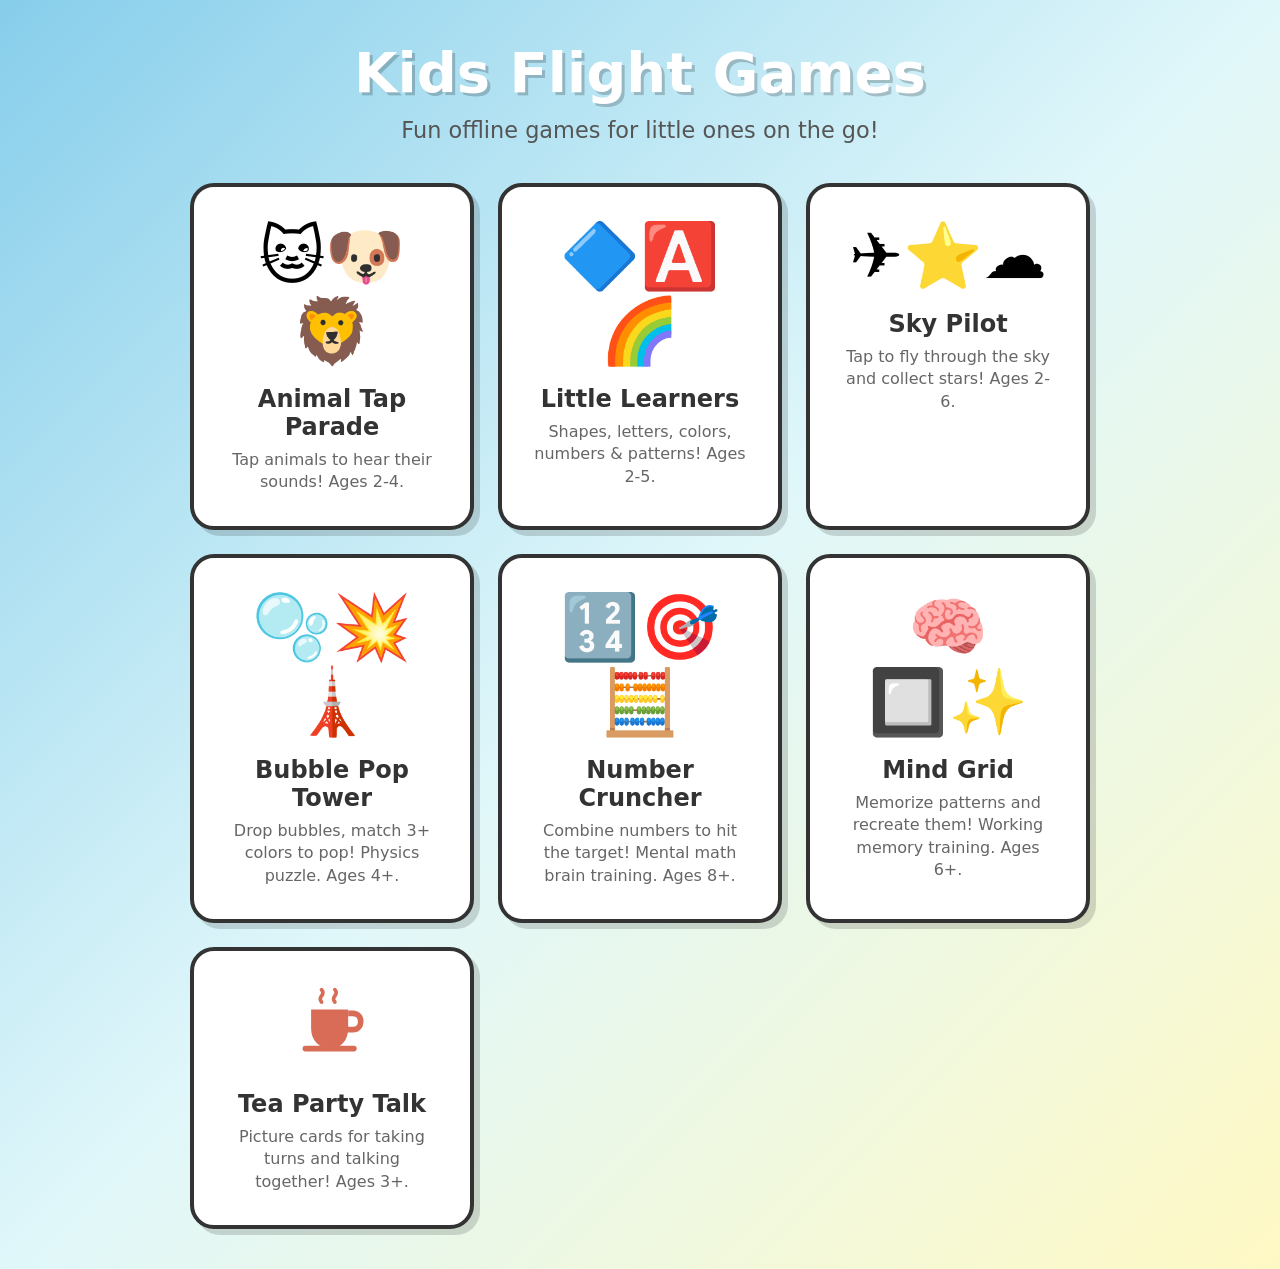
<file: index.html>
<!DOCTYPE html>
<html lang="en">
<head>
  <meta charset="UTF-8">
  <meta name="viewport" content="width=device-width, initial-scale=1.0">
  <meta name="theme-color" content="#87CEEB">
  <meta name="apple-mobile-web-app-capable" content="yes">
  <title>Kids Flight Games</title>
  <link rel="manifest" href="manifest.webmanifest">
  <style>
    * { margin: 0; padding: 0; box-sizing: border-box; }
    body {
      font-family: 'Arial Rounded MT Bold', 'Nunito', system-ui, sans-serif;
      background: linear-gradient(135deg, #87CEEB 0%, #E0F7FA 50%, #FFF9C4 100%);
      min-height: 100vh;
      display: flex;
      flex-direction: column;
      align-items: center;
      padding: 40px 20px;
    }
    h1 {
      font-size: clamp(2rem, 6vw, 3.5rem);
      color: #fff;
      text-shadow: 3px 3px 0px rgba(0,0,0,0.2);
      margin-bottom: 12px;
    }
    .subtitle {
      font-size: clamp(1rem, 3vw, 1.4rem);
      color: #555;
      margin-bottom: 40px;
    }
    .games-grid {
      display: grid;
      grid-template-columns: repeat(auto-fit, minmax(280px, 1fr));
      gap: 24px;
      max-width: 900px;
      width: 100%;
    }
    .game-card {
      background: #fff;
      border-radius: 24px;
      border: 4px solid #333;
      box-shadow: 6px 6px 0px rgba(0,0,0,0.15);
      padding: 32px;
      text-align: center;
      text-decoration: none;
      color: inherit;
      transition: transform 0.15s;
    }
    .game-card:hover { transform: translateY(-4px); }
    .game-card:active { transform: scale(0.97); }
    .game-emoji { font-size: 4rem; margin-bottom: 16px; }
    .game-title {
      font-size: 1.5rem;
      font-weight: bold;
      color: #333;
      margin-bottom: 8px;
    }
    .game-desc {
      font-size: 1rem;
      color: #666;
      line-height: 1.4;
    }
  </style>
</head>
<body>
  <h1>Kids Flight Games</h1>
  <p class="subtitle">Fun offline games for little ones on the go!</p>
  <div class="games-grid">
    <a class="game-card" href="animal-tap-parade/">
      <div class="game-emoji">🐱🐶🦁</div>
      <div class="game-title">Animal Tap Parade</div>
      <div class="game-desc">Tap animals to hear their sounds! Ages 2-4.</div>
    </a>
    <a class="game-card" href="little-learners/">
      <div class="game-emoji">🔷🅰️🌈</div>
      <div class="game-title">Little Learners</div>
      <div class="game-desc">Shapes, letters, colors, numbers & patterns! Ages 2-5.</div>
    </a>
    <a class="game-card" href="sky-pilot/">
      <div class="game-emoji">✈️⭐☁️</div>
      <div class="game-title">Sky Pilot</div>
      <div class="game-desc">Tap to fly through the sky and collect stars! Ages 2-6.</div>
    </a>
    <a class="game-card" href="bubble-pop-tower/">
      <div class="game-emoji">🫧💥🗼</div>
      <div class="game-title">Bubble Pop Tower</div>
      <div class="game-desc">Drop bubbles, match 3+ colors to pop! Physics puzzle. Ages 4+.</div>
    </a>
    <a class="game-card" href="number-cruncher/">
      <div class="game-emoji">🔢🎯🧮</div>
      <div class="game-title">Number Cruncher</div>
      <div class="game-desc">Combine numbers to hit the target! Mental math brain training. Ages 8+.</div>
    </a>
    <a class="game-card" href="mind-grid/">
      <div class="game-emoji">🧠🔲✨</div>
      <div class="game-title">Mind Grid</div>
      <div class="game-desc">Memorize patterns and recreate them! Working memory training. Ages 6+.</div>
    </a>
    <a class="game-card" href="tea-party-talk/">
      <div class="game-emoji" aria-hidden="true"><svg style="width:76px;height:76px" viewBox="0 0 80 80"><path d="M18 28h39v20c0 13-8 21-19 21s-20-8-20-21V28Z" fill="#D96C57"/><path d="M57 32h5c11 0 11 17 0 17h-6" fill="none" stroke="#D96C57" stroke-width="6"/><path d="M12 69h51" stroke="#D96C57" stroke-width="6" stroke-linecap="round"/><path d="M29 20c-5-6 5-7 0-13M43 20c-5-6 5-7 0-13" fill="none" stroke="#D96C57" stroke-width="4" stroke-linecap="round"/></svg></div>
      <div class="game-title">Tea Party Talk</div>
      <div class="game-desc">Picture cards for taking turns and talking together! Ages 3+.</div>
    </a>
  </div>
  <script>
    if ('serviceWorker' in navigator) {
      navigator.serviceWorker.register('./service-worker.js')
        .catch(e => console.log('SW failed', e));
    }
  </script>
</body>
</html>
</file>
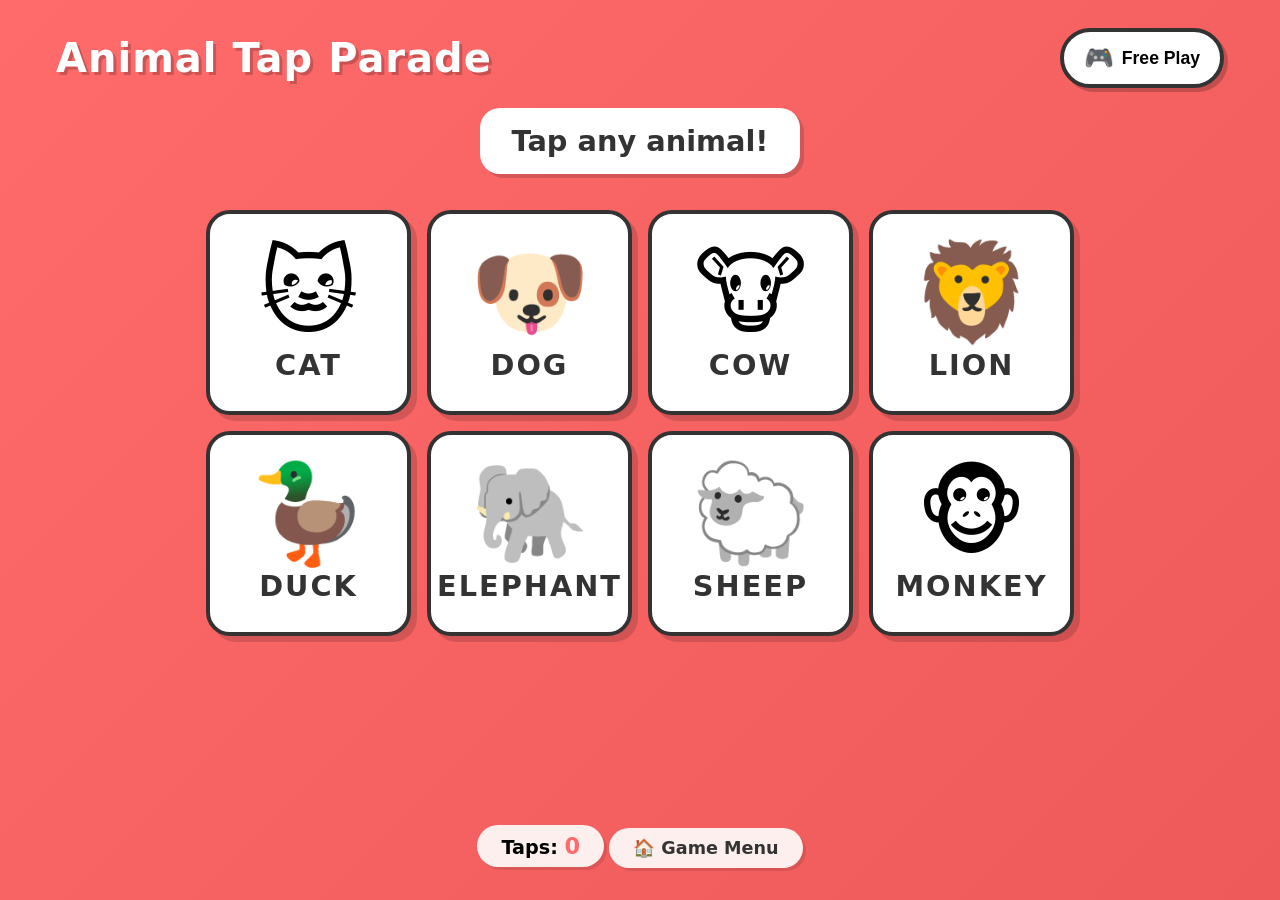
<file: animal-tap-parade/index.html>
<!DOCTYPE html>
<html lang="en">
<head>
  <meta charset="UTF-8">
  <meta name="viewport" content="width=device-width, initial-scale=1.0, user-scalable=no">
  <meta name="theme-color" content="#FFD93D">
  <meta name="apple-mobile-web-app-capable" content="yes">
  <meta name="apple-mobile-web-app-status-bar-style" content="black-translucent">
  <title>Animal Tap Parade</title>
  <link rel="manifest" href="manifest.webmanifest">
  <link rel="apple-touch-icon" href="assets/icons/icon-192.png">
  <link rel="stylesheet" href="styles.css">
</head>
<body>
  <div class="app-container">
    <header class="header">
      <h1 class="title">Animal Tap Parade</h1>
      <button class="mode-btn" id="modeBtn" aria-label="Change game mode">
        <span class="mode-icon">🎮</span>
        <span class="mode-label">Free Play</span>
      </button>
    </header>

    <main class="main-content">
      <div class="prompt-area" id="promptArea" aria-live="polite">
        <p class="prompt-text" id="promptText">Tap any animal!</p>
      </div>

      <div class="animal-grid" id="animalGrid">
      </div>
    </main>

    <footer class="footer">
      <div class="stats">
        <span class="stat">Taps: <span id="tapCount">0</span></span>
      </div>
      <a class="menu-link" href="../">🏠 Game Menu</a>
    </footer>
  </div>

  <div class="overlay" id="overlay">
    <div class="overlay-content">
      <h2 id="overlayTitle">Great Job!</h2>
      <p id="overlayMessage">You found the cat!</p>
      <button class="overlay-btn" id="overlayBtn">Keep Playing!</button>
    </div>
  </div>

  <div class="confetti-container" id="confettiContainer"></div>

  <script src="app.js"></script>
</body>
</html>
</file>
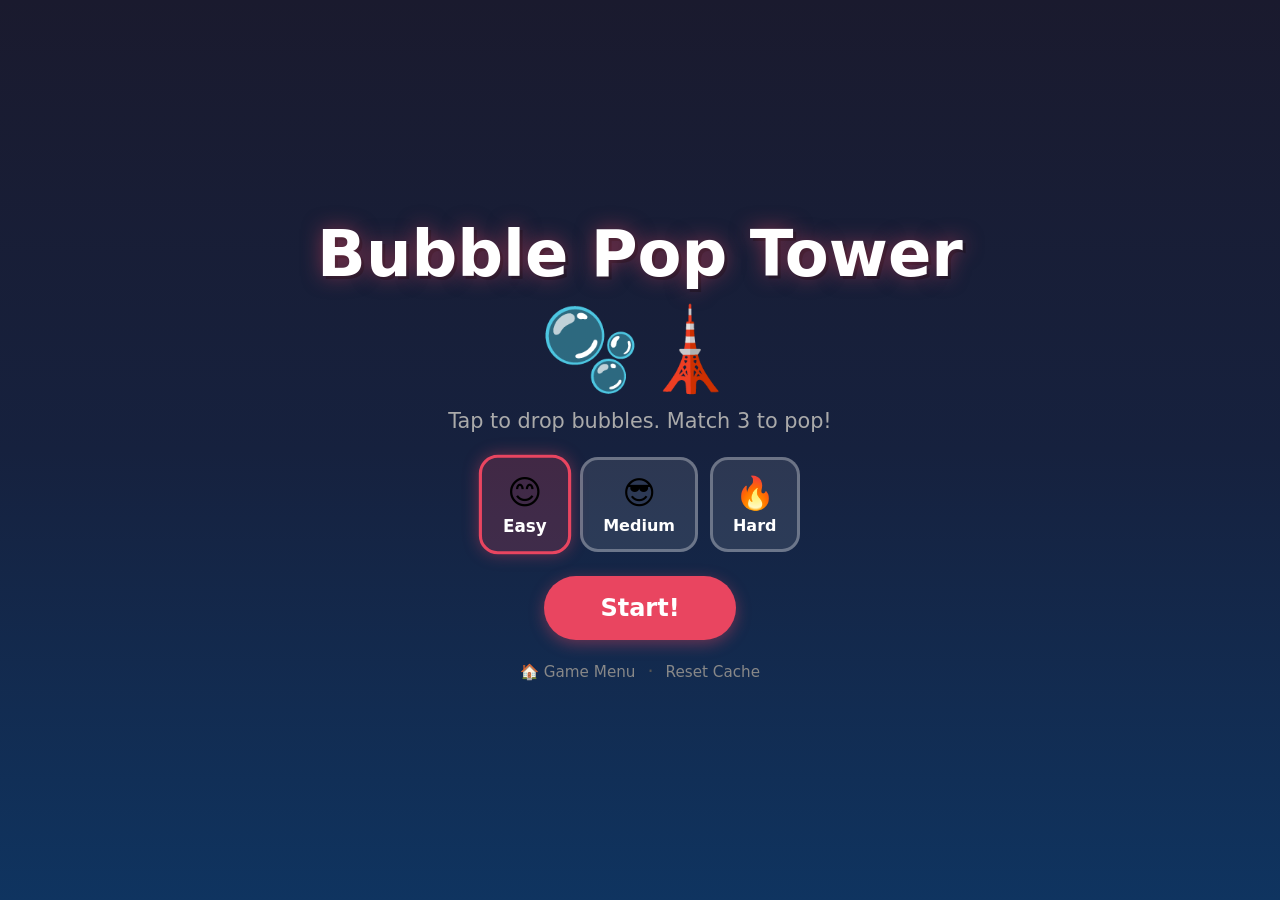
<file: bubble-pop-tower/index.html>
<!DOCTYPE html>
<html lang="en">
<head>
  <meta charset="UTF-8">
  <meta name="viewport" content="width=device-width, initial-scale=1.0, user-scalable=no">
  <meta name="theme-color" content="#1a1a2e">
  <meta name="apple-mobile-web-app-capable" content="yes">
  <meta name="apple-mobile-web-app-status-bar-style" content="black-translucent">
  <title>Bubble Pop Tower</title>
  <link rel="manifest" href="manifest.webmanifest">
  <link rel="stylesheet" href="styles.css">
</head>
<body>
  <!-- START SCREEN -->
  <div class="screen active" id="startScreen">
    <div class="start-content">
      <h1 class="start-title">Bubble Pop Tower</h1>
      <div class="start-emoji">🫧🗼</div>
      <p class="start-hint">Tap to drop bubbles. Match 3 to pop!</p>
      <div class="difficulty-picker">
        <button class="diff-btn selected" data-diff="easy">
          <span class="diff-icon">😊</span>
          <span class="diff-label">Easy</span>
        </button>
        <button class="diff-btn" data-diff="medium">
          <span class="diff-icon">😎</span>
          <span class="diff-label">Medium</span>
        </button>
        <button class="diff-btn" data-diff="hard">
          <span class="diff-icon">🔥</span>
          <span class="diff-label">Hard</span>
        </button>
      </div>
      <button class="start-btn" id="startBtn">Start!</button>
      <div class="bottom-links">
        <a class="menu-link" href="../">🏠 Game Menu</a>
        <span class="link-dot">·</span>
        <a class="menu-link" href="#" onclick="navigator.serviceWorker.getRegistrations().then(r=>r.forEach(sw=>sw.unregister())).then(()=>location.reload());return false">Reset Cache</a>
      </div>
    </div>
  </div>

  <!-- GAME SCREEN -->
  <div class="screen" id="gameScreen">
    <canvas id="gameCanvas"></canvas>
    <div class="hud">
      <div class="hud-item" id="hudScore">Score: 0</div>
      <div class="hud-item" id="hudCombo"></div>
    </div>
    <div class="next-bubble" id="nextBubble"></div>
    <button class="pause-btn" id="pauseBtn">⏸️</button>
  </div>

  <!-- PAUSE OVERLAY -->
  <div class="overlay" id="pauseOverlay">
    <div class="overlay-content">
      <h2>Paused</h2>
      <button class="overlay-btn" id="resumeBtn">▶️ Resume</button>
      <button class="overlay-btn secondary" id="homeBtn">🏠 Home</button>
    </div>
  </div>

  <!-- GAME OVER OVERLAY -->
  <div class="overlay" id="gameOverOverlay">
    <div class="overlay-content">
      <h2 id="goTitle">Game Over!</h2>
      <div class="go-stats">
        <p class="go-stat">🏆 Score: <span id="goScore">0</span></p>
        <p class="go-stat">💥 Best Combo: <span id="goCombo">0</span>x</p>
        <p class="go-stat">🫧 Popped: <span id="goPopped">0</span></p>
      </div>
      <button class="overlay-btn" id="retryBtn">🔄 Play Again!</button>
      <button class="overlay-btn secondary" id="goHomeBtn">🏠 Home</button>
    </div>
  </div>

  <script src="matter.min.js"></script>
  <script src="app.js"></script>
</body>
</html>
</file>
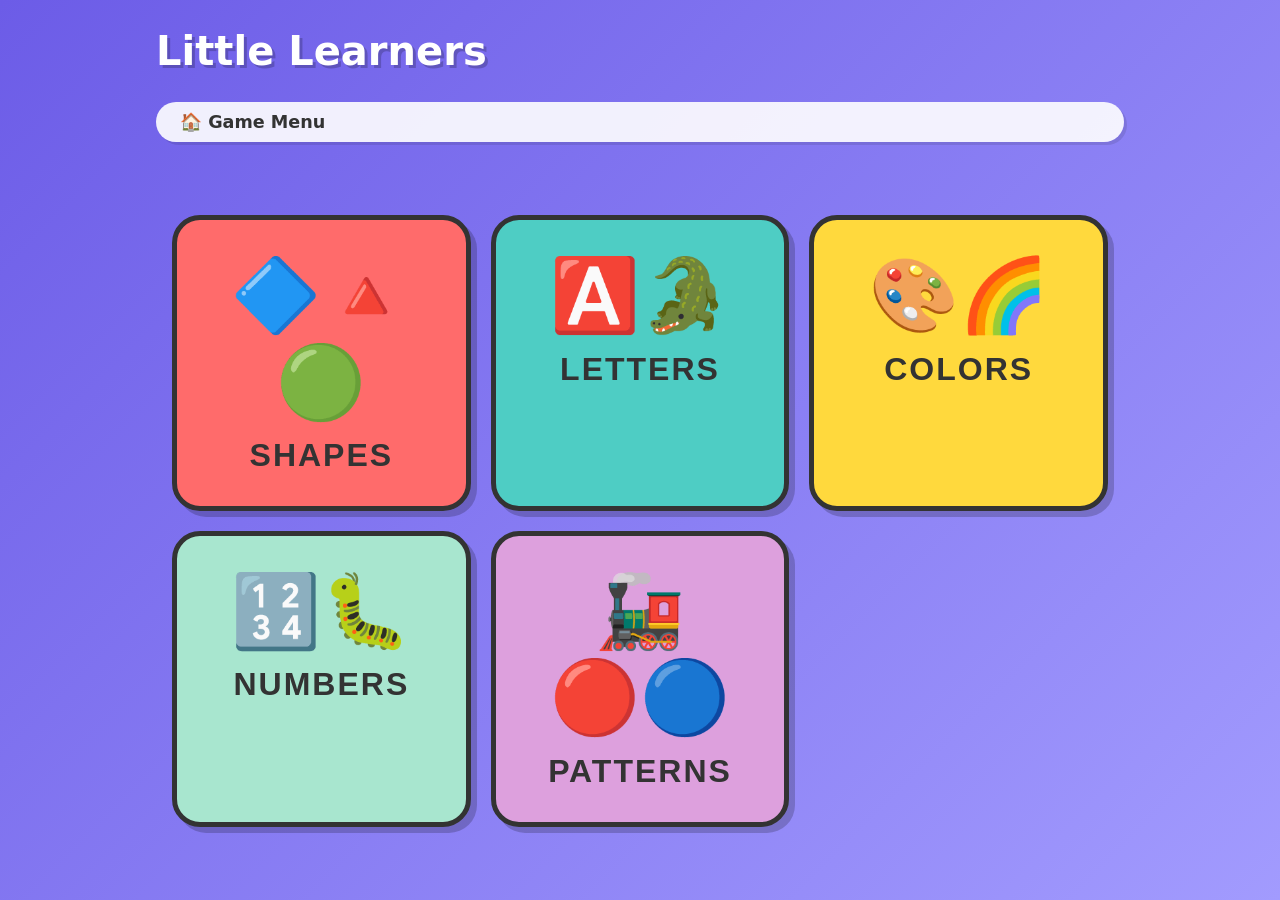
<file: little-learners/index.html>
<!DOCTYPE html>
<html lang="en">
<head>
  <meta charset="UTF-8">
  <meta name="viewport" content="width=device-width, initial-scale=1.0, user-scalable=no">
  <meta name="theme-color" content="#6C5CE7">
  <meta name="apple-mobile-web-app-capable" content="yes">
  <meta name="apple-mobile-web-app-status-bar-style" content="black-translucent">
  <title>Little Learners</title>
  <link rel="manifest" href="manifest.webmanifest">
  <link rel="stylesheet" href="styles.css">
</head>
<body>
  <div class="app-container">
    <!-- HOME SCREEN -->
    <div class="screen active" id="homeScreen">
      <header class="header">
        <h1 class="title">Little Learners</h1>
      </header>
      <a class="menu-link" href="../">🏠 Game Menu</a>
      <div class="worlds-grid">
        <button class="world-card" data-world="shapes" style="--card-color: #FF6B6B;">
          <div class="world-emoji">🔷🔺🟢</div>
          <div class="world-name">Shapes</div>
        </button>
        <button class="world-card" data-world="letters" style="--card-color: #4ECDC4;">
          <div class="world-emoji">🅰️🐊</div>
          <div class="world-name">Letters</div>
        </button>
        <button class="world-card" data-world="colors" style="--card-color: #FFD93D;">
          <div class="world-emoji">🎨🌈</div>
          <div class="world-name">Colors</div>
        </button>
        <button class="world-card" data-world="numbers" style="--card-color: #A8E6CF;">
          <div class="world-emoji">🔢🐛</div>
          <div class="world-name">Numbers</div>
        </button>
        <button class="world-card" data-world="patterns" style="--card-color: #DDA0DD;">
          <div class="world-emoji">🚂🔴🔵</div>
          <div class="world-name">Patterns</div>
        </button>
      </div>
    </div>

    <!-- GAME SCREEN -->
    <div class="screen" id="gameScreen">
      <header class="header">
        <button class="back-btn" id="backBtn">⬅️</button>
        <h2 class="title" id="gameTitle">Shapes</h2>
        <div class="stars" id="starsDisplay">⭐ 0</div>
      </header>
      <div class="prompt-area">
        <p class="prompt-text" id="promptText"></p>
      </div>
      <div class="game-area" id="gameArea"></div>
    </div>
  </div>

  <div class="confetti-container" id="confettiContainer"></div>
  <div class="celebration-overlay" id="celebrationOverlay">
    <div class="celebration-content">
      <div class="celebration-emoji" id="celebrationEmoji">⭐</div>
      <div class="celebration-text" id="celebrationText">Great Job!</div>
    </div>
  </div>

  <script src="app.js"></script>
</body>
</html>
</file>
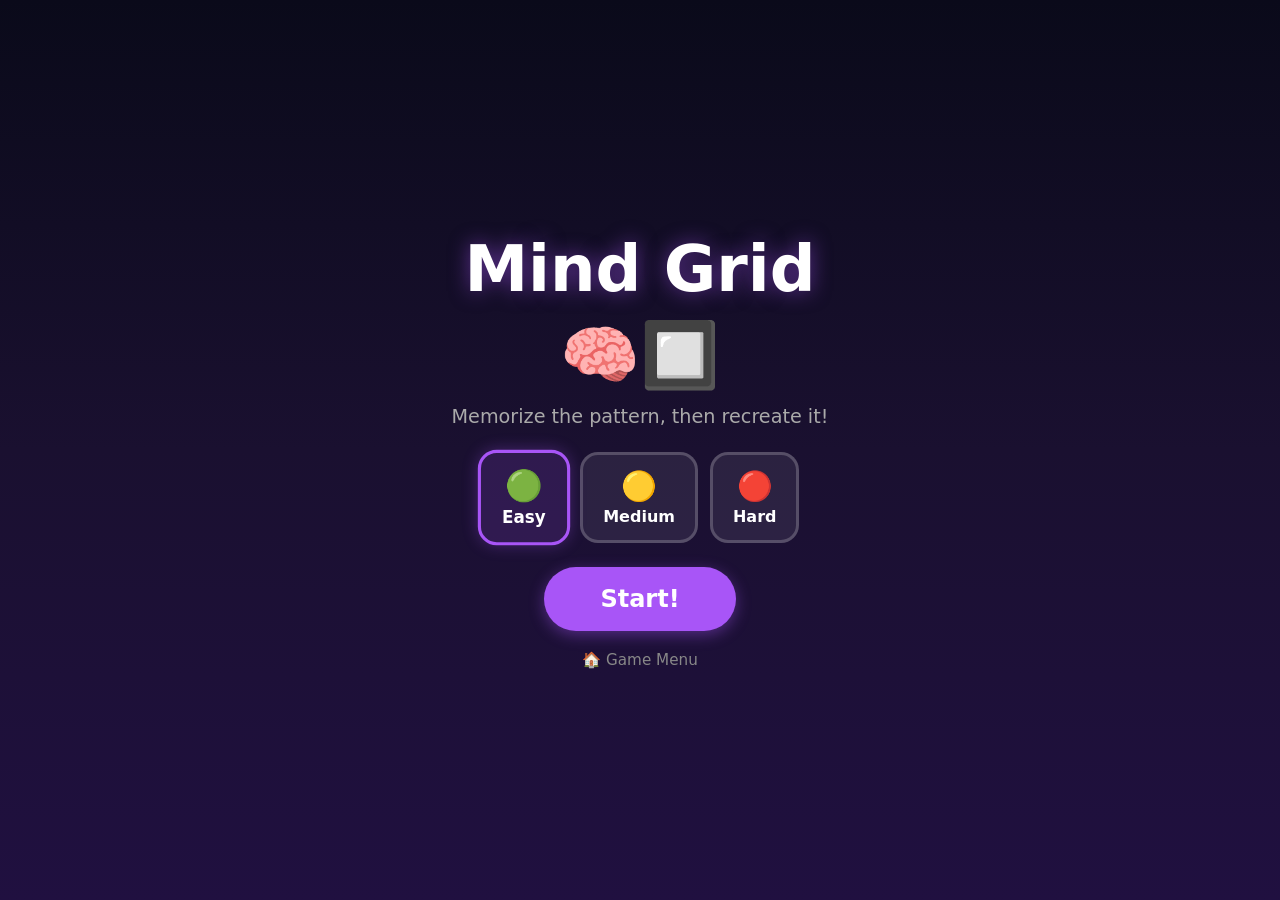
<file: mind-grid/index.html>
<!DOCTYPE html>
<html lang="en">
<head>
  <meta charset="UTF-8">
  <meta name="viewport" content="width=device-width, initial-scale=1.0, user-scalable=no">
  <meta name="theme-color" content="#0a0a1a">
  <meta name="apple-mobile-web-app-capable" content="yes">
  <meta name="apple-mobile-web-app-status-bar-style" content="black-translucent">
  <title>Mind Grid</title>
  <link rel="manifest" href="manifest.webmanifest">
  <link rel="stylesheet" href="styles.css">
</head>
<body>
  <!-- START SCREEN -->
  <div class="screen active" id="startScreen">
    <div class="start-content">
      <h1 class="start-title">Mind Grid</h1>
      <div class="start-emoji">🧠🔲</div>
      <p class="start-hint">Memorize the pattern, then recreate it!</p>
      <div class="difficulty-picker">
        <button class="diff-btn selected" data-diff="easy">
          <span class="diff-icon">🟢</span>
          <span class="diff-label">Easy</span>
        </button>
        <button class="diff-btn" data-diff="medium">
          <span class="diff-icon">🟡</span>
          <span class="diff-label">Medium</span>
        </button>
        <button class="diff-btn" data-diff="hard">
          <span class="diff-icon">🔴</span>
          <span class="diff-label">Hard</span>
        </button>
      </div>
      <button class="start-btn" id="startBtn">Start!</button>
      <div class="bottom-links">
        <a class="menu-link" href="../">🏠 Game Menu</a>
      </div>
    </div>
  </div>

  <!-- GAME SCREEN -->
  <div class="screen" id="gameScreen">
    <div class="game-header">
      <div class="hud-item" id="hudScore">Score: 0</div>
      <div class="hud-item" id="hudLevel">Level 1</div>
      <div class="hud-item" id="hudLives">❤️❤️❤️</div>
      <button class="pause-btn" id="pauseBtn">⏸️</button>
    </div>

    <div class="phase-label" id="phaseLabel">Memorize!</div>

    <div class="grid-container" id="gridContainer"></div>

    <div class="game-footer">
      <button class="action-btn" id="submitGuess" style="display:none">✓ Check</button>
    </div>
  </div>

  <!-- PAUSE OVERLAY -->
  <div class="overlay" id="pauseOverlay">
    <div class="overlay-content">
      <h2>Paused</h2>
      <button class="overlay-btn" id="resumeBtn">▶️ Resume</button>
      <button class="overlay-btn secondary" id="homeBtn">🏠 Home</button>
    </div>
  </div>

  <!-- GAME OVER OVERLAY -->
  <div class="overlay" id="gameOverOverlay">
    <div class="overlay-content">
      <h2 id="goTitle">Game Over!</h2>
      <div class="go-stats">
        <p class="go-stat">🏆 Score: <span id="goScore">0</span></p>
        <p class="go-stat">📈 Level Reached: <span id="goLevel">0</span></p>
        <p class="go-stat">🎯 Perfect Rounds: <span id="goPerfect">0</span></p>
      </div>
      <button class="overlay-btn" id="retryBtn">🔄 Play Again!</button>
      <button class="overlay-btn secondary" id="goHomeBtn">🏠 Home</button>
    </div>
  </div>

  <script src="app.js"></script>
</body>
</html>
</file>
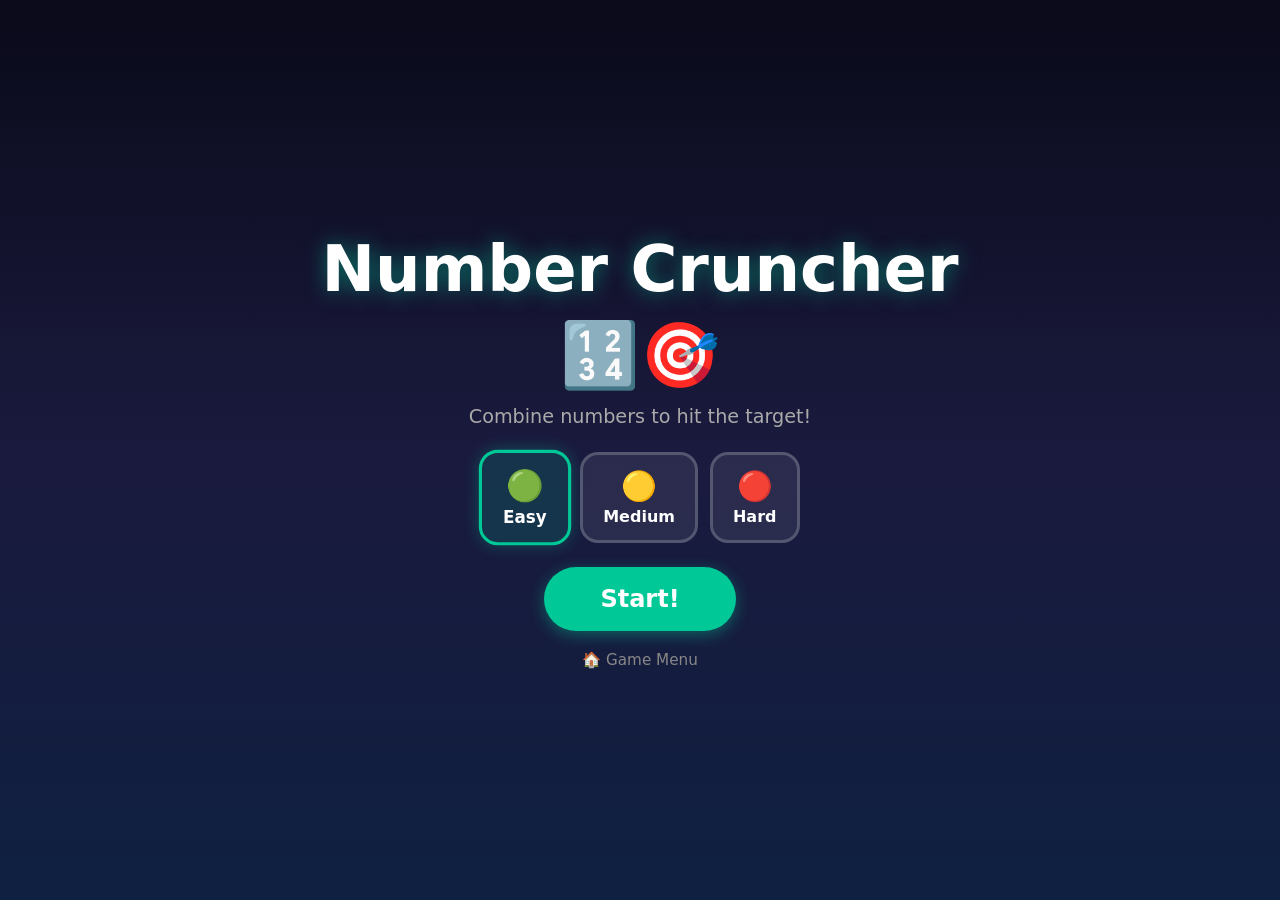
<file: number-cruncher/index.html>
<!DOCTYPE html>
<html lang="en">
<head>
  <meta charset="UTF-8">
  <meta name="viewport" content="width=device-width, initial-scale=1.0, user-scalable=no">
  <meta name="theme-color" content="#0a0a1a">
  <meta name="apple-mobile-web-app-capable" content="yes">
  <meta name="apple-mobile-web-app-status-bar-style" content="black-translucent">
  <title>Number Cruncher</title>
  <link rel="manifest" href="manifest.webmanifest">
  <link rel="stylesheet" href="styles.css">
</head>
<body>
  <!-- START SCREEN -->
  <div class="screen active" id="startScreen">
    <div class="start-content">
      <h1 class="start-title">Number Cruncher</h1>
      <div class="start-emoji">🔢🎯</div>
      <p class="start-hint">Combine numbers to hit the target!</p>
      <div class="difficulty-picker">
        <button class="diff-btn selected" data-diff="easy">
          <span class="diff-icon">🟢</span>
          <span class="diff-label">Easy</span>
        </button>
        <button class="diff-btn" data-diff="medium">
          <span class="diff-icon">🟡</span>
          <span class="diff-label">Medium</span>
        </button>
        <button class="diff-btn" data-diff="hard">
          <span class="diff-icon">🔴</span>
          <span class="diff-label">Hard</span>
        </button>
      </div>
      <button class="start-btn" id="startBtn">Start!</button>
      <div class="bottom-links">
        <a class="menu-link" href="../">🏠 Game Menu</a>
      </div>
    </div>
  </div>

  <!-- GAME SCREEN -->
  <div class="screen" id="gameScreen">
    <div class="game-header">
      <div class="hud-left">
        <div class="hud-item" id="hudScore">Score: 0</div>
        <div class="hud-item" id="hudRound">Round 1</div>
      </div>
      <div class="hud-right">
        <div class="timer-bar"><div class="timer-fill" id="timerFill"></div></div>
        <button class="pause-btn" id="pauseBtn">⏸️</button>
      </div>
    </div>

    <div class="target-area">
      <div class="target-label">TARGET</div>
      <div class="target-number" id="targetNumber">24</div>
    </div>

    <div class="expression-area" id="expressionArea">
      <div class="expression" id="expression">&nbsp;</div>
      <div class="result-preview" id="resultPreview"></div>
    </div>

    <div class="numbers-area" id="numbersArea"></div>

    <div class="ops-area">
      <button class="op-btn" data-op="+">+</button>
      <button class="op-btn" data-op="-">−</button>
      <button class="op-btn" data-op="*">×</button>
      <button class="op-btn" data-op="/">÷</button>
    </div>

    <div class="action-area">
      <button class="action-btn" id="undoBtn">↩ Undo</button>
      <button class="action-btn" id="clearBtn">🗑 Clear</button>
      <button class="action-btn submit-btn" id="submitBtn">✓ Submit</button>
    </div>
  </div>

  <!-- PAUSE OVERLAY -->
  <div class="overlay" id="pauseOverlay">
    <div class="overlay-content">
      <h2>Paused</h2>
      <button class="overlay-btn" id="resumeBtn">▶️ Resume</button>
      <button class="overlay-btn secondary" id="homeBtn">🏠 Home</button>
    </div>
  </div>

  <!-- ROUND RESULT OVERLAY -->
  <div class="overlay" id="resultOverlay">
    <div class="overlay-content">
      <h2 id="resultTitle">Nice!</h2>
      <p class="result-detail" id="resultDetail"></p>
      <button class="overlay-btn" id="nextRoundBtn">Next Round →</button>
    </div>
  </div>

  <!-- GAME OVER OVERLAY -->
  <div class="overlay" id="gameOverOverlay">
    <div class="overlay-content">
      <h2 id="goTitle">Game Over!</h2>
      <div class="go-stats">
        <p class="go-stat">🏆 Score: <span id="goScore">0</span></p>
        <p class="go-stat">🎯 Rounds: <span id="goRounds">0</span></p>
        <p class="go-stat">✅ Perfect: <span id="goPerfect">0</span></p>
      </div>
      <button class="overlay-btn" id="retryBtn">🔄 Play Again!</button>
      <button class="overlay-btn secondary" id="goHomeBtn">🏠 Home</button>
    </div>
  </div>

  <script src="app.js"></script>
</body>
</html>
</file>
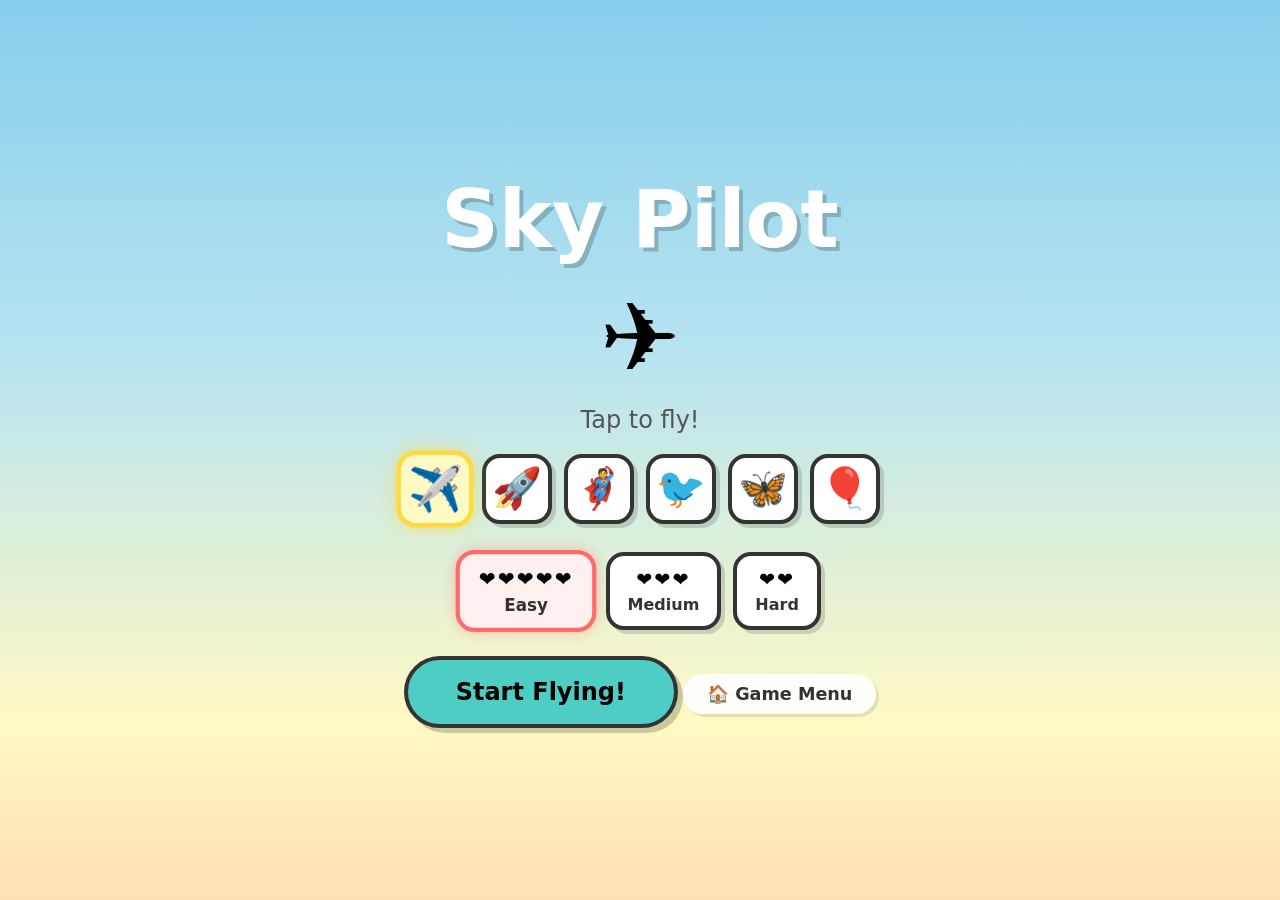
<file: sky-pilot/index.html>
<!DOCTYPE html>
<html lang="en">
<head>
  <meta charset="UTF-8">
  <meta name="viewport" content="width=device-width, initial-scale=1.0, user-scalable=no">
  <meta name="theme-color" content="#87CEEB">
  <meta name="apple-mobile-web-app-capable" content="yes">
  <meta name="apple-mobile-web-app-status-bar-style" content="black-translucent">
  <title>Sky Pilot</title>
  <link rel="manifest" href="manifest.webmanifest">
  <link rel="stylesheet" href="styles.css">
</head>
<body>
  <!-- START SCREEN -->
  <div class="screen active" id="startScreen">
    <div class="start-content">
      <h1 class="start-title">Sky Pilot</h1>
      <div class="start-plane">✈️</div>
      <p class="start-hint">Tap to fly!</p>
      <div class="vehicle-picker" id="vehiclePicker"></div>
      <div class="difficulty-picker" id="difficultyPicker">
        <button class="diff-btn selected" data-diff="easy">
          <span class="diff-hearts">❤️❤️❤️❤️❤️</span>
          <span class="diff-label">Easy</span>
        </button>
        <button class="diff-btn" data-diff="medium">
          <span class="diff-hearts">❤️❤️❤️</span>
          <span class="diff-label">Medium</span>
        </button>
        <button class="diff-btn" data-diff="hard">
          <span class="diff-hearts">❤️❤️</span>
          <span class="diff-label">Hard</span>
        </button>
      </div>
      <button class="start-btn" id="startBtn">Start Flying!</button>
      <a class="menu-link" href="../">🏠 Game Menu</a>
    </div>
  </div>

  <!-- GAME SCREEN -->
  <div class="screen" id="gameScreen">
    <canvas id="gameCanvas"></canvas>
    <div class="hud">
      <div class="hud-item" id="hudHP">❤️❤️❤️❤️❤️</div>
      <div class="hud-item" id="hudStars">⭐ 0</div>
      <div class="hud-item" id="hudDistance">📏 0m</div>
    </div>
    <button class="pause-btn" id="pauseBtn">⏸️</button>
  </div>

  <!-- PAUSE OVERLAY -->
  <div class="overlay" id="pauseOverlay">
    <div class="overlay-content">
      <h2>Paused</h2>
      <button class="overlay-btn" id="resumeBtn">▶️ Keep Flying!</button>
      <button class="overlay-btn secondary" id="homeBtn">🏠 Home</button>
    </div>
  </div>

  <!-- GAME OVER OVERLAY -->
  <div class="overlay" id="gameOverOverlay">
    <div class="overlay-content">
      <h2 id="gameOverTitle">Great Flight!</h2>
      <div class="game-over-stats">
        <p class="go-stat">⭐ <span id="goStars">0</span> stars</p>
        <p class="go-stat">📏 <span id="goDistance">0</span>m flown</p>
      </div>
      <button class="overlay-btn" id="retryBtn">🔄 Fly Again!</button>
      <button class="overlay-btn secondary" id="goHomeBtn">🏠 Home</button>
    </div>
  </div>

  <script src="app.js"></script>
</body>
</html>
</file>
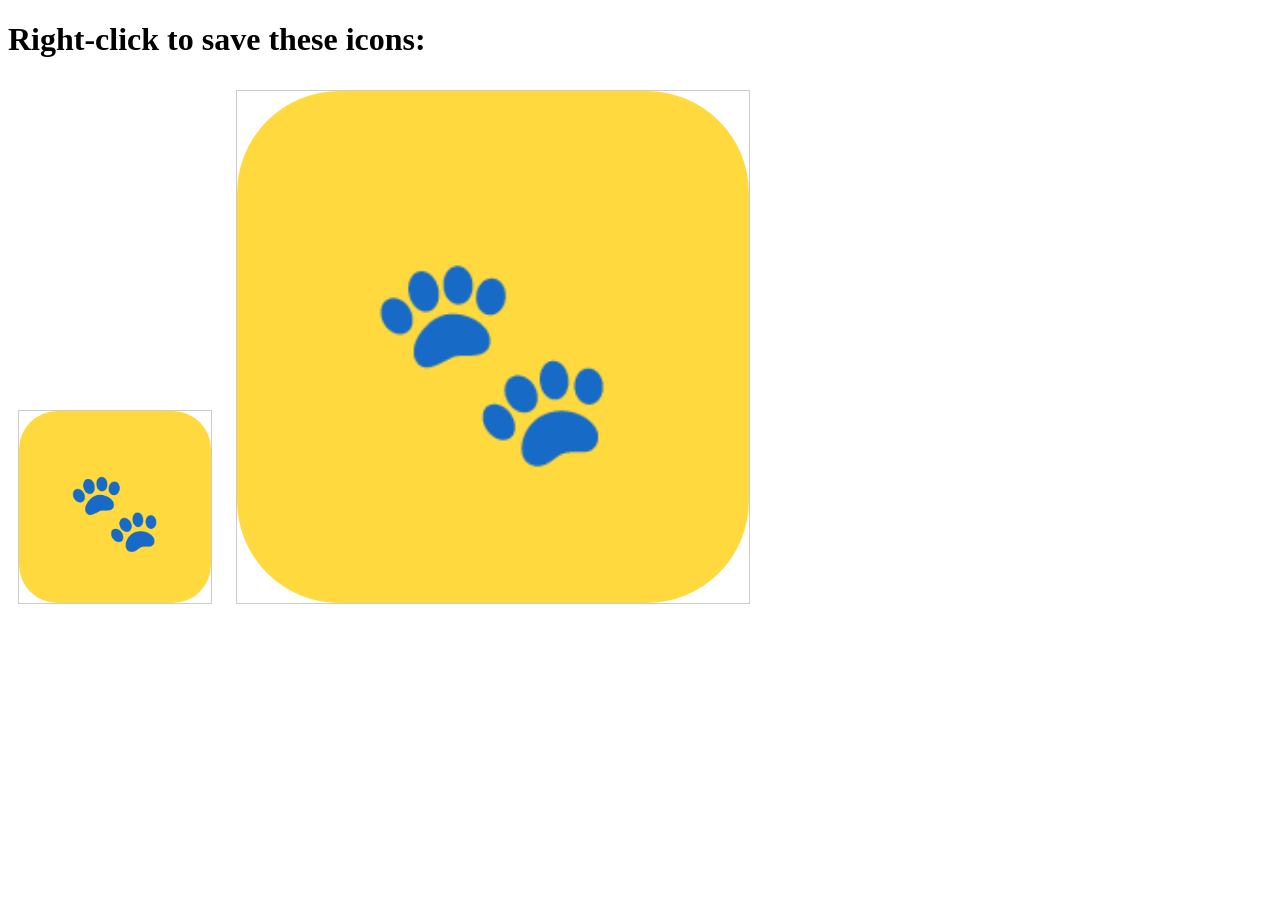
<file: animal-tap-parade/icons.html>
<!DOCTYPE html>
<html>
<head>
  <title>Generate Icons</title>
</head>
<body>
  <h1>Right-click to save these icons:</h1>
  <canvas id="canvas192" width="192" height="192" style="border:1px solid #ccc; margin:10px;"></canvas>
  <canvas id="canvas512" width="512" height="512" style="border:1px solid #ccc; margin:10px;"></canvas>
  
  <script>
    function drawIcon(canvas, size) {
      const ctx = canvas.getContext('2d');
      const radius = size * 0.2;
      
      ctx.fillStyle = '#FFD93D';
      ctx.beginPath();
      ctx.roundRect(0, 0, size, size, radius);
      ctx.fill();
      
      ctx.font = `${size * 0.4}px Arial`;
      ctx.textAlign = 'center';
      ctx.textBaseline = 'middle';
      ctx.fillText('🐾', size / 2, size / 2 + size * 0.05);
    }
    
    drawIcon(document.getElementById('canvas192'), 192);
    drawIcon(document.getElementById('canvas512'), 512);
  </script>
</body>
</html>
</file>
<file: animal-tap-parade/styles.css>
* {
  margin: 0;
  padding: 0;
  box-sizing: border-box;
}

:root {
  --bg-color: #FFD93D;
  --card-bg: #FFFFFF;
  --text-color: #333333;
  --accent-color: #FF6B6B;
  --success-color: #4ECDC4;
  --grid-gap: 16px;
  --card-min-size: 140px;
  --card-max-size: 200px;
}

body {
  font-family: 'Arial Rounded MT Bold', 'Nunito', system-ui, sans-serif;
  background: linear-gradient(135deg, #FFD93D 0%, #FF9F43 100%);
  min-height: 100vh;
  overflow-x: hidden;
  touch-action: manipulation;
  user-select: none;
  -webkit-tap-highlight-color: transparent;
}

.app-container {
  max-width: 1200px;
  margin: 0 auto;
  padding: 16px;
  min-height: 100vh;
  display: flex;
  flex-direction: column;
}

.header {
  display: flex;
  justify-content: space-between;
  align-items: center;
  padding: 12px 0;
  margin-bottom: 8px;
}

.title {
  font-size: clamp(1.5rem, 4vw, 2.5rem);
  color: #FFFFFF;
  text-shadow: 3px 3px 0px rgba(0,0,0,0.2);
  letter-spacing: 1px;
}

.mode-btn {
  background: #FFFFFF;
  border: 4px solid #333;
  border-radius: 50px;
  padding: 12px 20px;
  font-size: 1.1rem;
  font-weight: bold;
  cursor: pointer;
  display: flex;
  align-items: center;
  gap: 8px;
  box-shadow: 4px 4px 0px rgba(0,0,0,0.2);
  transition: transform 0.1s;
}

.mode-btn:active {
  transform: scale(0.95);
}

.mode-icon {
  font-size: 1.5rem;
}

.main-content {
  flex: 1;
  display: flex;
  flex-direction: column;
  align-items: center;
}

.prompt-area {
  background: #FFFFFF;
  border-radius: 20px;
  padding: 16px 32px;
  margin-bottom: 20px;
  box-shadow: 4px 4px 0px rgba(0,0,0,0.15);
  text-align: center;
  animation: pulse 2s ease-in-out infinite;
}

.prompt-text {
  font-size: clamp(1.2rem, 3vw, 1.8rem);
  color: #333;
  font-weight: bold;
}

@keyframes pulse {
  0%, 100% { transform: scale(1); }
  50% { transform: scale(1.02); }
}

.animal-grid {
  display: grid;
  grid-template-columns: repeat(auto-fit, minmax(var(--card-min-size), 1fr));
  gap: var(--grid-gap);
  width: 100%;
  max-width: 900px;
  padding: 16px;
}

.animal-card {
  background: var(--card-bg);
  border-radius: 24px;
  aspect-ratio: 1;
  display: flex;
  flex-direction: column;
  align-items: center;
  justify-content: center;
  cursor: pointer;
  box-shadow: 6px 6px 0px rgba(0,0,0,0.15);
  transition: transform 0.1s, box-shadow 0.1s;
  border: 4px solid #333;
  position: relative;
  overflow: hidden;
}

.animal-card:active {
  transform: scale(0.95);
  box-shadow: 3px 3px 0px rgba(0,0,0,0.15);
}

.animal-card.highlight {
  animation: highlightPulse 1s ease-in-out infinite;
  border-color: #FF6B6B;
  box-shadow: 0 0 20px rgba(255, 107, 107, 0.6);
}

@keyframes highlightPulse {
  0%, 100% { transform: scale(1); }
  50% { transform: scale(1.05); }
}

.animal-emoji {
  font-size: clamp(4rem, 12vw, 6rem);
  line-height: 1;
  margin-bottom: 8px;
}

.animal-name {
  font-size: clamp(1.2rem, 3vw, 1.8rem);
  font-weight: bold;
  color: #333;
  text-transform: uppercase;
  letter-spacing: 2px;
}

.footer {
  padding: 16px 0;
  text-align: center;
}

.stats {
  background: rgba(255,255,255,0.9);
  border-radius: 50px;
  padding: 8px 24px;
  display: inline-block;
  font-size: 1.2rem;
  font-weight: bold;
  box-shadow: 3px 3px 0px rgba(0,0,0,0.1);
}

#tapCount {
  color: #FF6B6B;
  font-size: 1.4rem;
}

.menu-link {
  display: inline-block;
  margin-top: 12px;
  background: rgba(255,255,255,0.9);
  border-radius: 50px;
  padding: 10px 24px;
  font-size: 1.1rem;
  font-weight: bold;
  color: #333;
  text-decoration: none;
  box-shadow: 3px 3px 0px rgba(0,0,0,0.1);
}

.menu-link:active {
  transform: scale(0.95);
}

/* Animations */
@keyframes bounce {
  0%, 100% { transform: translateY(0); }
  50% { transform: translateY(-20px); }
}

@keyframes wiggle {
  0%, 100% { transform: rotate(0deg); }
  25% { transform: rotate(-10deg); }
  75% { transform: rotate(10deg); }
}

@keyframes scalePop {
  0% { transform: scale(1); }
  50% { transform: scale(1.3); }
  100% { transform: scale(1); }
}

@keyframes glow {
  0%, 100% { box-shadow: 6px 6px 0px rgba(0,0,0,0.15); }
  50% { box-shadow: 0 0 30px rgba(255, 217, 61, 0.8); }
}

.animal-card.animate-bounce .animal-emoji {
  animation: bounce 0.6s ease;
}

.animal-card.animate-wiggle .animal-emoji {
  animation: wiggle 0.5s ease;
}

.animal-card.animate-pop .animal-emoji {
  animation: scalePop 0.4s ease;
}

.animal-card.animate-glow {
  animation: glow 0.8s ease;
}

/* Confetti */
.confetti-container {
  position: fixed;
  top: 0;
  left: 0;
  width: 100%;
  height: 100%;
  pointer-events: none;
  z-index: 1000;
  overflow: hidden;
}

.confetti {
  position: absolute;
  width: 12px;
  height: 12px;
  border-radius: 2px;
  animation: confettiFall 3s linear forwards;
}

@keyframes confettiFall {
  0% {
    transform: translateY(-100px) rotate(0deg);
    opacity: 1;
  }
  100% {
    transform: translateY(100vh) rotate(720deg);
    opacity: 0;
  }
}

/* Overlay */
.overlay {
  position: fixed;
  top: 0;
  left: 0;
  width: 100%;
  height: 100%;
  background: rgba(0,0,0,0.7);
  display: none;
  justify-content: center;
  align-items: center;
  z-index: 2000;
  padding: 20px;
}

.overlay.active {
  display: flex;
}

.overlay-content {
  background: #FFFFFF;
  border-radius: 30px;
  padding: 40px;
  text-align: center;
  max-width: 400px;
  border: 6px solid #333;
  box-shadow: 8px 8px 0px rgba(0,0,0,0.2);
  animation: popIn 0.4s ease;
}

@keyframes popIn {
  0% { transform: scale(0.5); opacity: 0; }
  100% { transform: scale(1); opacity: 1; }
}

.overlay-content h2 {
  font-size: 2rem;
  color: #FF6B6B;
  margin-bottom: 16px;
}

.overlay-content p {
  font-size: 1.3rem;
  color: #333;
  margin-bottom: 24px;
}

.overlay-btn {
  background: #4ECDC4;
  border: 4px solid #333;
  border-radius: 50px;
  padding: 16px 40px;
  font-size: 1.3rem;
  font-weight: bold;
  cursor: pointer;
  box-shadow: 4px 4px 0px rgba(0,0,0,0.2);
  transition: transform 0.1s;
}

.overlay-btn:active {
  transform: scale(0.95);
}

/* Reduced animation mode */
@media (prefers-reduced-motion: reduce) {
  .prompt-area {
    animation: none;
  }
  
  .animal-card.highlight {
    animation: none;
  }
  
  .animal-card.animate-bounce .animal-emoji,
  .animal-card.animate-wiggle .animal-emoji,
  .animal-card.animate-pop .animal-emoji,
  .animal-card.animate-glow {
    animation: none;
  }
}

/* Landscape optimization for tablets */
@media (orientation: landscape) and (min-width: 768px) {
  .animal-grid {
    grid-template-columns: repeat(4, 1fr);
  }
  
  .animal-card {
    min-height: 120px;
  }
}

/* Phone optimization */
@media (max-width: 480px) {
  .app-container {
    padding: 12px;
  }
  
  .animal-grid {
    grid-template-columns: repeat(2, 1fr);
    gap: 12px;
  }
  
  .header {
    flex-direction: column;
    gap: 12px;
  }
}

/* High contrast mode */
.high-contrast {
  --bg-color: #FFFF00;
  --card-bg: #FFFFFF;
  --text-color: #000000;
  --accent-color: #FF0000;
}

.high-contrast .animal-card {
  border-width: 6px;
}

.high-contrast .title {
  text-shadow: 4px 4px 0px #000000;
}
</file>
<file: bubble-pop-tower/styles.css>
* {
  margin: 0;
  padding: 0;
  box-sizing: border-box;
}

body {
  font-family: 'Arial Rounded MT Bold', 'Nunito', system-ui, sans-serif;
  background: #1a1a2e;
  overflow: hidden;
  touch-action: manipulation;
  user-select: none;
  -webkit-tap-highlight-color: transparent;
}

.screen {
  display: none;
  position: fixed;
  top: 0;
  left: 0;
  width: 100%;
  height: 100%;
}

.screen.active {
  display: flex;
}

/* START SCREEN */
#startScreen {
  background: linear-gradient(180deg, #1a1a2e 0%, #16213e 50%, #0f3460 100%);
  justify-content: center;
  align-items: center;
  overflow-y: auto;
}

.start-content {
  text-align: center;
  padding: 20px;
}

.start-title {
  font-size: clamp(2.2rem, 8vw, 4rem);
  color: #fff;
  text-shadow: 0 0 20px rgba(233,69,96,0.5), 3px 3px 0px rgba(0,0,0,0.3);
  margin-bottom: 12px;
}

.start-emoji {
  font-size: 5rem;
  margin-bottom: 12px;
  animation: floatBubble 2.5s ease-in-out infinite;
}

@keyframes floatBubble {
  0%, 100% { transform: translateY(0) scale(1); }
  50% { transform: translateY(-15px) scale(1.05); }
}

.start-hint {
  font-size: 1.3rem;
  color: #aaa;
  margin-bottom: 24px;
}

.difficulty-picker {
  display: flex;
  justify-content: center;
  gap: 12px;
  margin-bottom: 24px;
}

.diff-btn {
  background: rgba(255,255,255,0.1);
  border: 3px solid rgba(255,255,255,0.3);
  border-radius: 18px;
  padding: 14px 20px;
  cursor: pointer;
  text-align: center;
  transition: transform 0.1s;
  font-family: inherit;
}

.diff-btn:active {
  transform: scale(0.9);
}

.diff-btn.selected {
  border-color: #e94560;
  background: rgba(233,69,96,0.2);
  transform: scale(1.05);
  box-shadow: 0 0 15px rgba(233,69,96,0.4);
}

.diff-icon {
  display: block;
  font-size: 2rem;
  margin-bottom: 4px;
}

.diff-label {
  display: block;
  font-size: 1rem;
  font-weight: bold;
  color: #fff;
}

.start-btn {
  background: #e94560;
  border: none;
  border-radius: 50px;
  padding: 18px 56px;
  font-size: 1.5rem;
  font-weight: bold;
  color: #fff;
  cursor: pointer;
  box-shadow: 0 4px 15px rgba(233,69,96,0.4);
  transition: transform 0.1s;
  font-family: inherit;
  display: block;
  margin: 0 auto;
}

.start-btn:active {
  transform: scale(0.95);
}

.bottom-links {
  display: flex;
  align-items: center;
  justify-content: center;
  gap: 12px;
  margin-top: 20px;
}

.link-dot {
  color: #555;
  font-size: 1.2rem;
}

.menu-link {
  font-size: 0.95rem;
  color: #888;
  text-decoration: none;
}

.menu-link:active {
  opacity: 0.6;
}

/* GAME SCREEN */
#gameScreen {
  background: #1a1a2e;
}

#gameCanvas {
  width: 100%;
  height: 100%;
  display: block;
}

.hud {
  position: fixed;
  top: 12px;
  left: 12px;
  display: flex;
  gap: 10px;
  z-index: 10;
}

.hud-item {
  background: rgba(0,0,0,0.6);
  border: 2px solid rgba(255,255,255,0.2);
  border-radius: 50px;
  padding: 8px 18px;
  font-size: 1.1rem;
  font-weight: bold;
  color: #fff;
}

.next-bubble {
  position: fixed;
  top: 12px;
  right: 70px;
  background: rgba(0,0,0,0.6);
  border: 2px solid rgba(255,255,255,0.2);
  border-radius: 16px;
  padding: 6px 14px;
  font-size: 1rem;
  color: #aaa;
  z-index: 10;
  display: flex;
  align-items: center;
  gap: 8px;
}

.next-preview {
  width: 24px;
  height: 24px;
  border-radius: 50%;
  display: inline-block;
}

.pause-btn {
  position: fixed;
  top: 12px;
  right: 12px;
  width: 48px;
  height: 48px;
  background: rgba(0,0,0,0.6);
  border: 2px solid rgba(255,255,255,0.2);
  border-radius: 50%;
  font-size: 1.3rem;
  cursor: pointer;
  z-index: 10;
  display: flex;
  align-items: center;
  justify-content: center;
}

.pause-btn:active {
  transform: scale(0.9);
}

/* OVERLAYS */
.overlay {
  position: fixed;
  top: 0;
  left: 0;
  width: 100%;
  height: 100%;
  background: rgba(0,0,0,0.75);
  display: none;
  justify-content: center;
  align-items: center;
  z-index: 100;
}

.overlay.active {
  display: flex;
}

.overlay-content {
  background: #16213e;
  border-radius: 24px;
  padding: 36px;
  text-align: center;
  border: 3px solid rgba(255,255,255,0.15);
  box-shadow: 0 0 40px rgba(233,69,96,0.2);
  animation: popIn 0.3s ease;
  max-width: 360px;
  width: 90%;
}

@keyframes popIn {
  0% { transform: scale(0.5); opacity: 0; }
  100% { transform: scale(1); opacity: 1; }
}

.overlay-content h2 {
  font-size: 2.2rem;
  color: #fff;
  margin-bottom: 20px;
}

.go-stats {
  margin-bottom: 24px;
}

.go-stat {
  font-size: 1.2rem;
  color: #ccc;
  margin-bottom: 8px;
}

.go-stat span {
  color: #e94560;
}

.overlay-btn {
  display: block;
  width: 100%;
  background: #e94560;
  border: none;
  border-radius: 50px;
  padding: 14px 32px;
  font-size: 1.2rem;
  font-weight: bold;
  color: #fff;
  cursor: pointer;
  margin-bottom: 10px;
  font-family: inherit;
  box-shadow: 0 4px 12px rgba(233,69,96,0.3);
}

.overlay-btn.secondary {
  background: rgba(255,255,255,0.1);
  box-shadow: none;
}

.overlay-btn:active {
  transform: scale(0.95);
}

/* DANGER LINE PULSE */
@keyframes dangerPulse {
  0%, 100% { opacity: 0.3; }
  50% { opacity: 0.8; }
}

@media (prefers-reduced-motion: reduce) {
  .start-emoji { animation: none; }
}
</file>
<file: little-learners/styles.css>
* {
  margin: 0;
  padding: 0;
  box-sizing: border-box;
}

:root {
  --bg-color: #6C5CE7;
  --card-bg: #FFFFFF;
  --text-color: #333333;
}

body {
  font-family: 'Arial Rounded MT Bold', 'Nunito', system-ui, sans-serif;
  background: linear-gradient(135deg, #6C5CE7 0%, #A29BFE 100%);
  min-height: 100vh;
  overflow-x: hidden;
  touch-action: manipulation;
  user-select: none;
  -webkit-tap-highlight-color: transparent;
}

.app-container {
  max-width: 1000px;
  margin: 0 auto;
  padding: 16px;
  min-height: 100vh;
}

.screen {
  display: none;
  flex-direction: column;
  min-height: calc(100vh - 32px);
}

.screen.active {
  display: flex;
}

.header {
  display: flex;
  justify-content: space-between;
  align-items: center;
  padding: 12px 0;
  margin-bottom: 16px;
}

.title {
  font-size: clamp(1.5rem, 4vw, 2.5rem);
  color: #FFFFFF;
  text-shadow: 3px 3px 0px rgba(0,0,0,0.2);
}

.back-btn {
  background: rgba(255,255,255,0.9);
  border: 3px solid #333;
  border-radius: 50%;
  width: 52px;
  height: 52px;
  font-size: 1.5rem;
  cursor: pointer;
  box-shadow: 3px 3px 0px rgba(0,0,0,0.15);
  display: flex;
  align-items: center;
  justify-content: center;
}

.back-btn:active {
  transform: scale(0.9);
}

.stars {
  background: rgba(255,255,255,0.9);
  border-radius: 50px;
  padding: 8px 20px;
  font-size: 1.3rem;
  font-weight: bold;
  box-shadow: 3px 3px 0px rgba(0,0,0,0.1);
}

/* HOME SCREEN */
.menu-link {
  display: inline-block;
  margin-bottom: 16px;
  background: rgba(255,255,255,0.9);
  border-radius: 50px;
  padding: 10px 24px;
  font-size: 1.1rem;
  font-weight: bold;
  color: #333;
  text-decoration: none;
  box-shadow: 3px 3px 0px rgba(0,0,0,0.1);
}

.menu-link:active {
  transform: scale(0.95);
}

.worlds-grid {
  display: grid;
  grid-template-columns: repeat(auto-fit, minmax(240px, 1fr));
  gap: 20px;
  flex: 1;
  align-content: center;
  padding: 16px;
}

.world-card {
  background: var(--card-color, #fff);
  border: 5px solid #333;
  border-radius: 28px;
  padding: 32px 20px;
  text-align: center;
  cursor: pointer;
  box-shadow: 6px 6px 0px rgba(0,0,0,0.2);
  transition: transform 0.15s;
  display: flex;
  flex-direction: column;
  align-items: center;
  gap: 12px;
}

.world-card:hover {
  transform: translateY(-4px);
}

.world-card:active {
  transform: scale(0.95);
  box-shadow: 3px 3px 0px rgba(0,0,0,0.2);
}

.world-emoji {
  font-size: clamp(3rem, 8vw, 4.5rem);
  line-height: 1.2;
}

.world-name {
  font-size: clamp(1.4rem, 3.5vw, 2rem);
  font-weight: bold;
  color: #333;
  text-transform: uppercase;
  letter-spacing: 2px;
}

/* GAME SCREEN */
.prompt-area {
  background: rgba(255,255,255,0.95);
  border-radius: 20px;
  padding: 16px 28px;
  margin-bottom: 20px;
  box-shadow: 4px 4px 0px rgba(0,0,0,0.1);
  text-align: center;
}

.prompt-text {
  font-size: clamp(1.3rem, 3.5vw, 2rem);
  color: #333;
  font-weight: bold;
}

.game-area {
  flex: 1;
  display: flex;
  flex-wrap: wrap;
  justify-content: center;
  align-items: center;
  align-content: center;
  gap: 16px;
  padding: 16px;
}

/* SHAPE CARDS */
.shape-target {
  width: 180px;
  height: 180px;
  border: 6px dashed #999;
  border-radius: 20px;
  display: flex;
  align-items: center;
  justify-content: center;
  font-size: 5rem;
  margin-bottom: 24px;
  background: rgba(255,255,255,0.3);
}

.shape-option {
  width: 120px;
  height: 120px;
  background: #fff;
  border: 4px solid #333;
  border-radius: 20px;
  display: flex;
  align-items: center;
  justify-content: center;
  font-size: 3.5rem;
  cursor: pointer;
  box-shadow: 4px 4px 0px rgba(0,0,0,0.15);
  transition: transform 0.1s;
}

.shape-option:active {
  transform: scale(0.9);
}

.shape-option.correct {
  background: #A8E6CF;
  animation: popCorrect 0.5s ease;
}

.shape-option.wrong {
  animation: shake 0.4s ease;
}

/* LETTER CARDS */
.letter-display {
  width: 100%;
  text-align: center;
  margin-bottom: 16px;
}

.big-letter {
  font-size: clamp(6rem, 20vw, 10rem);
  color: #fff;
  text-shadow: 4px 4px 0 rgba(0,0,0,0.2);
  font-weight: bold;
  line-height: 1;
}

.letter-animal {
  font-size: 4rem;
  margin-top: 8px;
}

.letter-option {
  width: 100px;
  height: 100px;
  background: #fff;
  border: 4px solid #333;
  border-radius: 20px;
  display: flex;
  align-items: center;
  justify-content: center;
  font-size: 3rem;
  cursor: pointer;
  box-shadow: 4px 4px 0px rgba(0,0,0,0.15);
  transition: transform 0.1s;
}

.letter-option:active {
  transform: scale(0.9);
}

.letter-option.correct {
  background: #A8E6CF;
  animation: popCorrect 0.5s ease;
}

.letter-option.wrong {
  animation: shake 0.4s ease;
}

/* COLOR CARDS */
.color-blob {
  width: 130px;
  height: 130px;
  border-radius: 50%;
  border: 5px solid #333;
  cursor: pointer;
  box-shadow: 4px 4px 0px rgba(0,0,0,0.15);
  transition: transform 0.15s;
  display: flex;
  align-items: center;
  justify-content: center;
  font-size: 1.2rem;
  font-weight: bold;
  color: #fff;
  text-shadow: 1px 1px 2px rgba(0,0,0,0.5);
}

.color-blob:active {
  transform: scale(0.9);
}

.color-blob.selected {
  transform: scale(1.15);
  box-shadow: 0 0 20px rgba(0,0,0,0.3);
}

.color-result {
  width: 160px;
  height: 160px;
  border-radius: 50%;
  border: 6px dashed #999;
  background: rgba(255,255,255,0.3);
  display: flex;
  align-items: center;
  justify-content: center;
  font-size: 1.5rem;
  color: #666;
  font-weight: bold;
  transition: background 0.5s, border 0.5s;
}

.color-result.filled {
  border-style: solid;
  border-color: #333;
}

.color-target {
  width: 120px;
  height: 120px;
  border-radius: 50%;
  border: 5px solid #333;
  display: flex;
  align-items: center;
  justify-content: center;
  font-size: 1.1rem;
  font-weight: bold;
  color: #fff;
  text-shadow: 1px 1px 2px rgba(0,0,0,0.5);
}

/* NUMBER CARDS */
.number-display {
  width: 100%;
  text-align: center;
  margin-bottom: 8px;
}

.big-number {
  font-size: clamp(6rem, 20vw, 10rem);
  color: #fff;
  text-shadow: 4px 4px 0 rgba(0,0,0,0.2);
  font-weight: bold;
  line-height: 1;
}

.critter-area {
  display: flex;
  flex-wrap: wrap;
  justify-content: center;
  gap: 12px;
  min-height: 100px;
  padding: 16px;
  background: rgba(255,255,255,0.2);
  border-radius: 20px;
  margin-bottom: 16px;
  width: 100%;
  max-width: 500px;
}

.critter {
  font-size: 2.8rem;
  animation: popIn 0.3s ease;
}

.critter-btn {
  width: 120px;
  height: 120px;
  background: #fff;
  border: 4px solid #333;
  border-radius: 50%;
  font-size: 3rem;
  cursor: pointer;
  box-shadow: 4px 4px 0px rgba(0,0,0,0.15);
  transition: transform 0.1s;
}

.critter-btn:active {
  transform: scale(0.85);
}

/* PATTERN CARDS */
.train-track {
  width: 100%;
  max-width: 700px;
  display: flex;
  align-items: center;
  justify-content: center;
  gap: 6px;
  padding: 16px;
  background: rgba(255,255,255,0.2);
  border-radius: 20px;
  margin-bottom: 24px;
  overflow: hidden;
}

.train-car {
  width: clamp(50px, 10vw, 75px);
  height: clamp(50px, 10vw, 75px);
  border-radius: 14px;
  border: 3px solid #333;
  display: flex;
  align-items: center;
  justify-content: center;
  font-size: clamp(1.5rem, 4vw, 2.2rem);
  flex-shrink: 1;
  min-width: 0;
}

.train-car.mystery {
  border-style: dashed;
  background: rgba(255,255,255,0.5);
  font-size: 2rem;
}

.pattern-option {
  width: 90px;
  height: 90px;
  border-radius: 16px;
  border: 4px solid #333;
  display: flex;
  align-items: center;
  justify-content: center;
  font-size: 2.5rem;
  cursor: pointer;
  box-shadow: 4px 4px 0px rgba(0,0,0,0.15);
  transition: transform 0.1s;
}

.pattern-option:active {
  transform: scale(0.9);
}

.pattern-option.correct {
  animation: popCorrect 0.5s ease;
}

.pattern-option.wrong {
  animation: shake 0.4s ease;
}

/* ANIMATIONS */
@keyframes popCorrect {
  0% { transform: scale(1); }
  50% { transform: scale(1.3); }
  100% { transform: scale(1); }
}

@keyframes shake {
  0%, 100% { transform: translateX(0); }
  25% { transform: translateX(-10px); }
  75% { transform: translateX(10px); }
}

@keyframes popIn {
  0% { transform: scale(0); opacity: 0; }
  100% { transform: scale(1); opacity: 1; }
}

/* CELEBRATION */
.celebration-overlay {
  position: fixed;
  top: 0;
  left: 0;
  width: 100%;
  height: 100%;
  display: none;
  justify-content: center;
  align-items: center;
  z-index: 2000;
  pointer-events: none;
}

.celebration-overlay.active {
  display: flex;
}

.celebration-content {
  text-align: center;
  animation: celebrationPop 0.6s ease;
}

.celebration-emoji {
  font-size: 6rem;
}

.celebration-text {
  font-size: 2.5rem;
  color: #fff;
  text-shadow: 3px 3px 0 rgba(0,0,0,0.3);
  font-weight: bold;
  margin-top: 8px;
}

@keyframes celebrationPop {
  0% { transform: scale(0) rotate(-20deg); opacity: 0; }
  60% { transform: scale(1.2) rotate(5deg); opacity: 1; }
  100% { transform: scale(1) rotate(0deg); opacity: 1; }
}

/* CONFETTI */
.confetti-container {
  position: fixed;
  top: 0;
  left: 0;
  width: 100%;
  height: 100%;
  pointer-events: none;
  z-index: 1500;
  overflow: hidden;
}

/* RESPONSIVE */
@media (orientation: landscape) and (min-width: 768px) {
  .worlds-grid {
    grid-template-columns: repeat(3, 1fr);
  }
}

@media (max-width: 480px) {
  .worlds-grid {
    grid-template-columns: repeat(2, 1fr);
    gap: 14px;
  }

  .world-card {
    padding: 20px 12px;
  }

  .shape-option, .letter-option {
    width: 90px;
    height: 90px;
    font-size: 2.8rem;
  }

  .color-blob {
    width: 100px;
    height: 100px;
  }

  .train-car, .pattern-option {
    width: 65px;
    height: 65px;
    font-size: 2rem;
  }
}

@media (prefers-reduced-motion: reduce) {
  * {
    animation-duration: 0.01ms !important;
  }
}
</file>
<file: mind-grid/styles.css>
* { margin: 0; padding: 0; box-sizing: border-box; }

body {
  font-family: -apple-system, 'Segoe UI', system-ui, sans-serif;
  background: #0a0a1a;
  overflow: hidden;
  touch-action: manipulation;
  user-select: none;
  -webkit-tap-highlight-color: transparent;
}

.screen { display: none; position: fixed; top: 0; left: 0; width: 100%; height: 100%; }
.screen.active { display: flex; }

#startScreen {
  background: linear-gradient(180deg, #0a0a1a 0%, #1a1030 50%, #201040 100%);
  justify-content: center;
  align-items: center;
  overflow-y: auto;
}
.start-content { text-align: center; padding: 20px; }
.start-title {
  font-size: clamp(2.2rem, 8vw, 4rem);
  color: #fff;
  text-shadow: 0 0 20px rgba(168,85,247,0.5);
  margin-bottom: 12px;
}
.start-emoji { font-size: 4rem; margin-bottom: 12px; }
.start-hint { font-size: 1.2rem; color: #aaa; margin-bottom: 24px; }

.difficulty-picker { display: flex; justify-content: center; gap: 12px; margin-bottom: 24px; }
.diff-btn {
  background: rgba(255,255,255,0.08);
  border: 3px solid rgba(255,255,255,0.2);
  border-radius: 18px;
  padding: 14px 20px;
  cursor: pointer;
  text-align: center;
  transition: transform 0.1s;
  font-family: inherit;
}
.diff-btn:active { transform: scale(0.9); }
.diff-btn.selected {
  border-color: #a855f7;
  background: rgba(168,85,247,0.15);
  transform: scale(1.05);
  box-shadow: 0 0 15px rgba(168,85,247,0.3);
}
.diff-icon { display: block; font-size: 1.8rem; margin-bottom: 4px; }
.diff-label { display: block; font-size: 1rem; font-weight: bold; color: #fff; }

.start-btn {
  background: #a855f7;
  border: none;
  border-radius: 50px;
  padding: 18px 56px;
  font-size: 1.5rem;
  font-weight: bold;
  color: #fff;
  cursor: pointer;
  box-shadow: 0 4px 15px rgba(168,85,247,0.4);
  font-family: inherit;
  display: block;
  margin: 0 auto;
}
.start-btn:active { transform: scale(0.95); }

.bottom-links { display: flex; align-items: center; justify-content: center; gap: 12px; margin-top: 20px; }
.menu-link { font-size: 0.95rem; color: #888; text-decoration: none; }

/* GAME */
#gameScreen {
  background: #0a0a1a;
  flex-direction: column;
  align-items: center;
  justify-content: space-between;
  padding: 12px;
}

.game-header {
  width: 100%;
  display: flex;
  justify-content: center;
  align-items: center;
  gap: 8px;
  flex-wrap: wrap;
}
.hud-item {
  background: rgba(255,255,255,0.08);
  border: 1px solid rgba(255,255,255,0.15);
  border-radius: 20px;
  padding: 6px 14px;
  font-size: 0.9rem;
  color: #ccc;
}
.pause-btn {
  width: 40px; height: 40px;
  background: rgba(255,255,255,0.08);
  border: 1px solid rgba(255,255,255,0.15);
  border-radius: 50%;
  font-size: 1.1rem;
  cursor: pointer;
}

.phase-label {
  font-size: 1.4rem;
  font-weight: 700;
  color: #a855f7;
  text-align: center;
  min-height: 2em;
  display: flex;
  align-items: center;
  justify-content: center;
  text-shadow: 0 0 15px rgba(168,85,247,0.4);
}

.grid-container {
  display: grid;
  gap: 6px;
  padding: 10px;
  max-width: 400px;
  width: 100%;
  aspect-ratio: 1;
}

.grid-cell {
  background: rgba(255,255,255,0.06);
  border: 2px solid rgba(255,255,255,0.1);
  border-radius: 10px;
  cursor: pointer;
  transition: background 0.15s, border-color 0.15s, transform 0.1s;
}
.grid-cell:active { transform: scale(0.92); }
.grid-cell.lit {
  background: #a855f7;
  border-color: #c084fc;
  box-shadow: 0 0 12px rgba(168,85,247,0.5);
}
.grid-cell.selected {
  background: rgba(168,85,247,0.4);
  border-color: #a855f7;
}
.grid-cell.correct {
  background: #22c55e;
  border-color: #4ade80;
  box-shadow: 0 0 10px rgba(34,197,94,0.4);
}
.grid-cell.wrong {
  background: #ef4444;
  border-color: #f87171;
  box-shadow: 0 0 10px rgba(239,68,68,0.4);
}
.grid-cell.missed {
  background: rgba(168,85,247,0.2);
  border-color: rgba(168,85,247,0.4);
}

.game-footer {
  min-height: 60px;
  display: flex;
  align-items: center;
  justify-content: center;
}
.action-btn {
  padding: 14px 40px;
  border-radius: 50px;
  border: none;
  background: #a855f7;
  color: #fff;
  font-size: 1.2rem;
  font-weight: bold;
  cursor: pointer;
  font-family: inherit;
  box-shadow: 0 4px 12px rgba(168,85,247,0.3);
}
.action-btn:active { transform: scale(0.95); }

/* OVERLAYS */
.overlay {
  position: fixed; top: 0; left: 0; width: 100%; height: 100%;
  background: rgba(0,0,0,0.8);
  display: none; justify-content: center; align-items: center;
  z-index: 100;
}
.overlay.active { display: flex; }
.overlay-content {
  background: #1a1030;
  border-radius: 24px;
  padding: 36px;
  text-align: center;
  border: 2px solid rgba(168,85,247,0.2);
  max-width: 360px;
  width: 90%;
  animation: popIn 0.25s ease;
}
@keyframes popIn { 0% { transform: scale(0.7); opacity: 0; } 100% { transform: scale(1); opacity: 1; } }

.overlay-content h2 { font-size: 2rem; color: #fff; margin-bottom: 16px; }
.go-stats { margin-bottom: 20px; }
.go-stat { font-size: 1.1rem; color: #ccc; margin-bottom: 6px; }
.go-stat span { color: #a855f7; }

.overlay-btn {
  display: block; width: 100%;
  background: #a855f7;
  border: none; border-radius: 50px;
  padding: 14px 32px;
  font-size: 1.2rem; font-weight: bold; color: #fff;
  cursor: pointer; margin-bottom: 10px;
  font-family: inherit;
}
.overlay-btn.secondary { background: rgba(255,255,255,0.08); }
.overlay-btn:active { transform: scale(0.95); }
</file>
<file: number-cruncher/styles.css>
* { margin: 0; padding: 0; box-sizing: border-box; }

body {
  font-family: 'SF Mono', 'Fira Code', 'Cascadia Code', monospace;
  background: #0a0a1a;
  overflow: hidden;
  touch-action: manipulation;
  user-select: none;
  -webkit-tap-highlight-color: transparent;
}

.screen { display: none; position: fixed; top: 0; left: 0; width: 100%; height: 100%; }
.screen.active { display: flex; }

#startScreen {
  background: linear-gradient(180deg, #0a0a1a 0%, #1a1a3e 50%, #0f2040 100%);
  justify-content: center;
  align-items: center;
  overflow-y: auto;
}
.start-content { text-align: center; padding: 20px; }
.start-title {
  font-size: clamp(2.2rem, 8vw, 4rem);
  color: #fff;
  text-shadow: 0 0 20px rgba(0,200,150,0.5);
  margin-bottom: 12px;
  font-family: system-ui, sans-serif;
}
.start-emoji { font-size: 4rem; margin-bottom: 12px; }
.start-hint { font-size: 1.2rem; color: #aaa; margin-bottom: 24px; font-family: system-ui, sans-serif; }

.difficulty-picker { display: flex; justify-content: center; gap: 12px; margin-bottom: 24px; }
.diff-btn {
  background: rgba(255,255,255,0.08);
  border: 3px solid rgba(255,255,255,0.2);
  border-radius: 18px;
  padding: 14px 20px;
  cursor: pointer;
  text-align: center;
  transition: transform 0.1s;
  font-family: inherit;
}
.diff-btn:active { transform: scale(0.9); }
.diff-btn.selected {
  border-color: #00c896;
  background: rgba(0,200,150,0.15);
  transform: scale(1.05);
  box-shadow: 0 0 15px rgba(0,200,150,0.3);
}
.diff-icon { display: block; font-size: 1.8rem; margin-bottom: 4px; }
.diff-label { display: block; font-size: 1rem; font-weight: bold; color: #fff; font-family: system-ui, sans-serif; }

.start-btn {
  background: #00c896;
  border: none;
  border-radius: 50px;
  padding: 18px 56px;
  font-size: 1.5rem;
  font-weight: bold;
  color: #fff;
  cursor: pointer;
  box-shadow: 0 4px 15px rgba(0,200,150,0.4);
  font-family: system-ui, sans-serif;
  display: block;
  margin: 0 auto;
}
.start-btn:active { transform: scale(0.95); }

.bottom-links { display: flex; align-items: center; justify-content: center; gap: 12px; margin-top: 20px; }
.menu-link { font-size: 0.95rem; color: #888; text-decoration: none; font-family: system-ui, sans-serif; }

/* GAME */
#gameScreen {
  background: #0a0a1a;
  flex-direction: column;
  align-items: center;
  padding: 12px;
  gap: 8px;
}

.game-header {
  width: 100%;
  max-width: 500px;
  display: flex;
  justify-content: space-between;
  align-items: center;
}
.hud-left { display: flex; gap: 8px; }
.hud-item {
  background: rgba(255,255,255,0.08);
  border: 1px solid rgba(255,255,255,0.15);
  border-radius: 20px;
  padding: 6px 14px;
  font-size: 0.9rem;
  color: #ccc;
  font-family: system-ui, sans-serif;
}
.hud-right { display: flex; align-items: center; gap: 8px; }
.timer-bar {
  width: 80px;
  height: 8px;
  background: rgba(255,255,255,0.1);
  border-radius: 4px;
  overflow: hidden;
}
.timer-fill {
  height: 100%;
  background: #00c896;
  border-radius: 4px;
  transition: width 0.3s, background-color 0.3s;
  width: 100%;
}
.pause-btn {
  width: 40px; height: 40px;
  background: rgba(255,255,255,0.08);
  border: 1px solid rgba(255,255,255,0.15);
  border-radius: 50%;
  font-size: 1.1rem;
  cursor: pointer;
}

.target-area {
  text-align: center;
  padding: 16px 0 8px;
}
.target-label {
  font-size: 0.85rem;
  color: #666;
  letter-spacing: 3px;
  margin-bottom: 4px;
  font-family: system-ui, sans-serif;
}
.target-number {
  font-size: clamp(3rem, 12vw, 5rem);
  font-weight: 900;
  color: #00c896;
  text-shadow: 0 0 30px rgba(0,200,150,0.3);
}

.expression-area {
  width: 100%;
  max-width: 500px;
  min-height: 60px;
  background: rgba(255,255,255,0.05);
  border: 2px solid rgba(255,255,255,0.1);
  border-radius: 16px;
  padding: 12px 16px;
  text-align: center;
  display: flex;
  flex-direction: column;
  justify-content: center;
  align-items: center;
  gap: 4px;
}
.expression {
  font-size: 1.6rem;
  color: #fff;
  min-height: 1.8em;
  word-break: break-all;
}
.result-preview {
  font-size: 1rem;
  color: #888;
  min-height: 1.2em;
}

.numbers-area {
  display: flex;
  flex-wrap: wrap;
  justify-content: center;
  gap: 10px;
  max-width: 500px;
  padding: 8px 0;
}
.num-btn {
  width: 70px;
  height: 70px;
  border-radius: 16px;
  border: 2px solid rgba(255,255,255,0.2);
  background: rgba(255,255,255,0.08);
  color: #fff;
  font-size: 1.6rem;
  font-weight: 700;
  cursor: pointer;
  transition: transform 0.1s, opacity 0.2s;
  font-family: inherit;
}
.num-btn:active { transform: scale(0.9); }
.num-btn.used {
  opacity: 0.2;
  pointer-events: none;
}

.ops-area {
  display: flex;
  gap: 10px;
  padding: 4px 0;
}
.op-btn {
  width: 60px;
  height: 50px;
  border-radius: 14px;
  border: 2px solid rgba(0,200,150,0.3);
  background: rgba(0,200,150,0.1);
  color: #00c896;
  font-size: 1.5rem;
  font-weight: 700;
  cursor: pointer;
  transition: transform 0.1s;
  font-family: inherit;
}
.op-btn:active { transform: scale(0.9); }
.op-btn.selected {
  background: #00c896;
  color: #fff;
  box-shadow: 0 0 12px rgba(0,200,150,0.4);
}

.action-area {
  display: flex;
  gap: 10px;
  padding: 4px 0;
}
.action-btn {
  padding: 12px 20px;
  border-radius: 14px;
  border: 1px solid rgba(255,255,255,0.15);
  background: rgba(255,255,255,0.06);
  color: #aaa;
  font-size: 1rem;
  cursor: pointer;
  font-family: system-ui, sans-serif;
}
.action-btn:active { transform: scale(0.95); }
.submit-btn {
  background: rgba(0,200,150,0.15);
  border-color: rgba(0,200,150,0.3);
  color: #00c896;
  font-weight: bold;
}

/* OVERLAYS */
.overlay {
  position: fixed; top: 0; left: 0; width: 100%; height: 100%;
  background: rgba(0,0,0,0.8);
  display: none; justify-content: center; align-items: center;
  z-index: 100;
}
.overlay.active { display: flex; }
.overlay-content {
  background: #1a1a3e;
  border-radius: 24px;
  padding: 36px;
  text-align: center;
  border: 2px solid rgba(255,255,255,0.1);
  max-width: 360px;
  width: 90%;
  animation: popIn 0.25s ease;
}
@keyframes popIn { 0% { transform: scale(0.7); opacity: 0; } 100% { transform: scale(1); opacity: 1; } }

.overlay-content h2 { font-size: 2rem; color: #fff; margin-bottom: 16px; font-family: system-ui, sans-serif; }
.result-detail { font-size: 1.1rem; color: #aaa; margin-bottom: 20px; font-family: system-ui, sans-serif; }
.go-stats { margin-bottom: 20px; }
.go-stat { font-size: 1.1rem; color: #ccc; margin-bottom: 6px; font-family: system-ui, sans-serif; }
.go-stat span { color: #00c896; }

.overlay-btn {
  display: block; width: 100%;
  background: #00c896;
  border: none; border-radius: 50px;
  padding: 14px 32px;
  font-size: 1.2rem; font-weight: bold; color: #fff;
  cursor: pointer; margin-bottom: 10px;
  font-family: system-ui, sans-serif;
}
.overlay-btn.secondary { background: rgba(255,255,255,0.08); }
.overlay-btn:active { transform: scale(0.95); }

.flash { animation: flash 0.4s ease; }
@keyframes flash { 0%,100% { color: #00c896; } 50% { color: #fff; text-shadow: 0 0 20px #00c896; } }
</file>
<file: sky-pilot/styles.css>
* {
  margin: 0;
  padding: 0;
  box-sizing: border-box;
}

body {
  font-family: 'Arial Rounded MT Bold', 'Nunito', system-ui, sans-serif;
  overflow: hidden;
  touch-action: manipulation;
  user-select: none;
  -webkit-tap-highlight-color: transparent;
  background: #87CEEB;
}

.screen {
  display: none;
  position: fixed;
  top: 0;
  left: 0;
  width: 100%;
  height: 100%;
}

.screen.active {
  display: flex;
}

/* START SCREEN */
#startScreen {
  background: linear-gradient(180deg, #87CEEB 0%, #B8E4F0 40%, #FFF9C4 80%, #FFE0B2 100%);
  justify-content: center;
  align-items: center;
}

.start-content {
  text-align: center;
  padding: 20px;
}

.start-title {
  font-size: clamp(3rem, 10vw, 5rem);
  color: #fff;
  text-shadow: 4px 4px 0px rgba(0,0,0,0.2);
  margin-bottom: 16px;
}

.start-plane {
  font-size: 6rem;
  animation: floatPlane 2s ease-in-out infinite;
  margin-bottom: 12px;
}

@keyframes floatPlane {
  0%, 100% { transform: translateY(0) rotate(-5deg); }
  50% { transform: translateY(-20px) rotate(5deg); }
}

.start-hint {
  font-size: 1.5rem;
  color: #555;
  margin-bottom: 20px;
}

/* Difficulty Picker */
.difficulty-picker {
  display: flex;
  justify-content: center;
  gap: 12px;
  margin-bottom: 24px;
  flex-wrap: wrap;
}

.diff-btn {
  background: #fff;
  border: 4px solid #333;
  border-radius: 18px;
  padding: 12px 18px;
  cursor: pointer;
  box-shadow: 4px 4px 0px rgba(0,0,0,0.15);
  transition: transform 0.1s;
  text-align: center;
  font-family: inherit;
}

.diff-btn:active {
  transform: scale(0.9);
}

.diff-btn.selected {
  border-color: #FF6B6B;
  background: #FFF0F0;
  transform: scale(1.05);
  box-shadow: 0 0 12px rgba(255,107,107,0.4);
}

.diff-hearts {
  display: block;
  font-size: 1.2rem;
  margin-bottom: 4px;
  letter-spacing: 2px;
}

.diff-label {
  display: block;
  font-size: 1rem;
  font-weight: bold;
  color: #333;
}

/* Game Over Stats */
.game-over-stats {
  margin-bottom: 24px;
}

.go-stat {
  font-size: 1.4rem;
  font-weight: bold;
  color: #333;
  margin-bottom: 8px;
}

.vehicle-picker {
  display: flex;
  justify-content: center;
  gap: 12px;
  margin-bottom: 28px;
  flex-wrap: wrap;
}

.vehicle-option {
  width: 70px;
  height: 70px;
  background: #fff;
  border: 4px solid #333;
  border-radius: 18px;
  font-size: 2.5rem;
  cursor: pointer;
  box-shadow: 4px 4px 0px rgba(0,0,0,0.15);
  transition: transform 0.1s;
  display: flex;
  align-items: center;
  justify-content: center;
}

.vehicle-option:active {
  transform: scale(0.9);
}

.vehicle-option.selected {
  border-color: #FFD93D;
  background: #FFF9C4;
  transform: scale(1.1);
  box-shadow: 0 0 15px rgba(255,217,61,0.6);
}

.start-btn {
  background: #4ECDC4;
  border: 4px solid #333;
  border-radius: 50px;
  padding: 18px 48px;
  font-size: 1.5rem;
  font-weight: bold;
  cursor: pointer;
  box-shadow: 5px 5px 0px rgba(0,0,0,0.2);
  transition: transform 0.1s;
  font-family: inherit;
}

.start-btn:active {
  transform: scale(0.95);
}

.menu-link {
  display: inline-block;
  margin-top: 20px;
  background: rgba(255,255,255,0.9);
  border-radius: 50px;
  padding: 10px 24px;
  font-size: 1.1rem;
  font-weight: bold;
  color: #333;
  text-decoration: none;
  box-shadow: 3px 3px 0px rgba(0,0,0,0.1);
}

.menu-link:active {
  transform: scale(0.95);
}

/* GAME SCREEN */
#gameScreen {
  background: #87CEEB;
}

#gameCanvas {
  width: 100%;
  height: 100%;
  display: block;
}

.hud {
  position: fixed;
  top: 16px;
  left: 16px;
  display: flex;
  gap: 12px;
  z-index: 10;
}

.hud-item {
  background: rgba(255,255,255,0.9);
  border-radius: 50px;
  padding: 8px 18px;
  font-size: 1.2rem;
  font-weight: bold;
  box-shadow: 3px 3px 0px rgba(0,0,0,0.1);
}

.hud-item.hurt {
  animation: hurtFlash 0.3s ease;
}

@keyframes hurtFlash {
  0%, 100% { background: rgba(255,255,255,0.9); }
  50% { background: rgba(255,80,80,0.9); }
}

.damage-flash {
  position: fixed;
  top: 0;
  left: 0;
  width: 100%;
  height: 100%;
  background: rgba(255,0,0,0.2);
  pointer-events: none;
  z-index: 5;
  animation: flashOut 0.4s ease forwards;
}

@keyframes flashOut {
  0% { opacity: 1; }
  100% { opacity: 0; }
}

.pause-btn {
  position: fixed;
  top: 16px;
  right: 16px;
  width: 52px;
  height: 52px;
  background: rgba(255,255,255,0.9);
  border: 3px solid #333;
  border-radius: 50%;
  font-size: 1.5rem;
  cursor: pointer;
  z-index: 10;
  box-shadow: 3px 3px 0px rgba(0,0,0,0.1);
  display: flex;
  align-items: center;
  justify-content: center;
}

.pause-btn:active {
  transform: scale(0.9);
}

/* OVERLAY */
.overlay {
  position: fixed;
  top: 0;
  left: 0;
  width: 100%;
  height: 100%;
  background: rgba(0,0,0,0.6);
  display: none;
  justify-content: center;
  align-items: center;
  z-index: 100;
}

.overlay.active {
  display: flex;
}

.overlay-content {
  background: #fff;
  border-radius: 30px;
  padding: 40px;
  text-align: center;
  border: 5px solid #333;
  box-shadow: 8px 8px 0px rgba(0,0,0,0.2);
  animation: popIn 0.3s ease;
}

@keyframes popIn {
  0% { transform: scale(0.5); opacity: 0; }
  100% { transform: scale(1); opacity: 1; }
}

.overlay-content h2 {
  font-size: 2.5rem;
  margin-bottom: 24px;
  color: #333;
}

.overlay-btn {
  display: block;
  width: 100%;
  background: #4ECDC4;
  border: 4px solid #333;
  border-radius: 50px;
  padding: 16px 36px;
  font-size: 1.3rem;
  font-weight: bold;
  cursor: pointer;
  box-shadow: 4px 4px 0px rgba(0,0,0,0.15);
  margin-bottom: 12px;
  font-family: inherit;
}

.overlay-btn.secondary {
  background: #FF9F43;
}

.overlay-btn:active {
  transform: scale(0.95);
}

@media (prefers-reduced-motion: reduce) {
  .start-plane { animation: none; }
}
</file>
